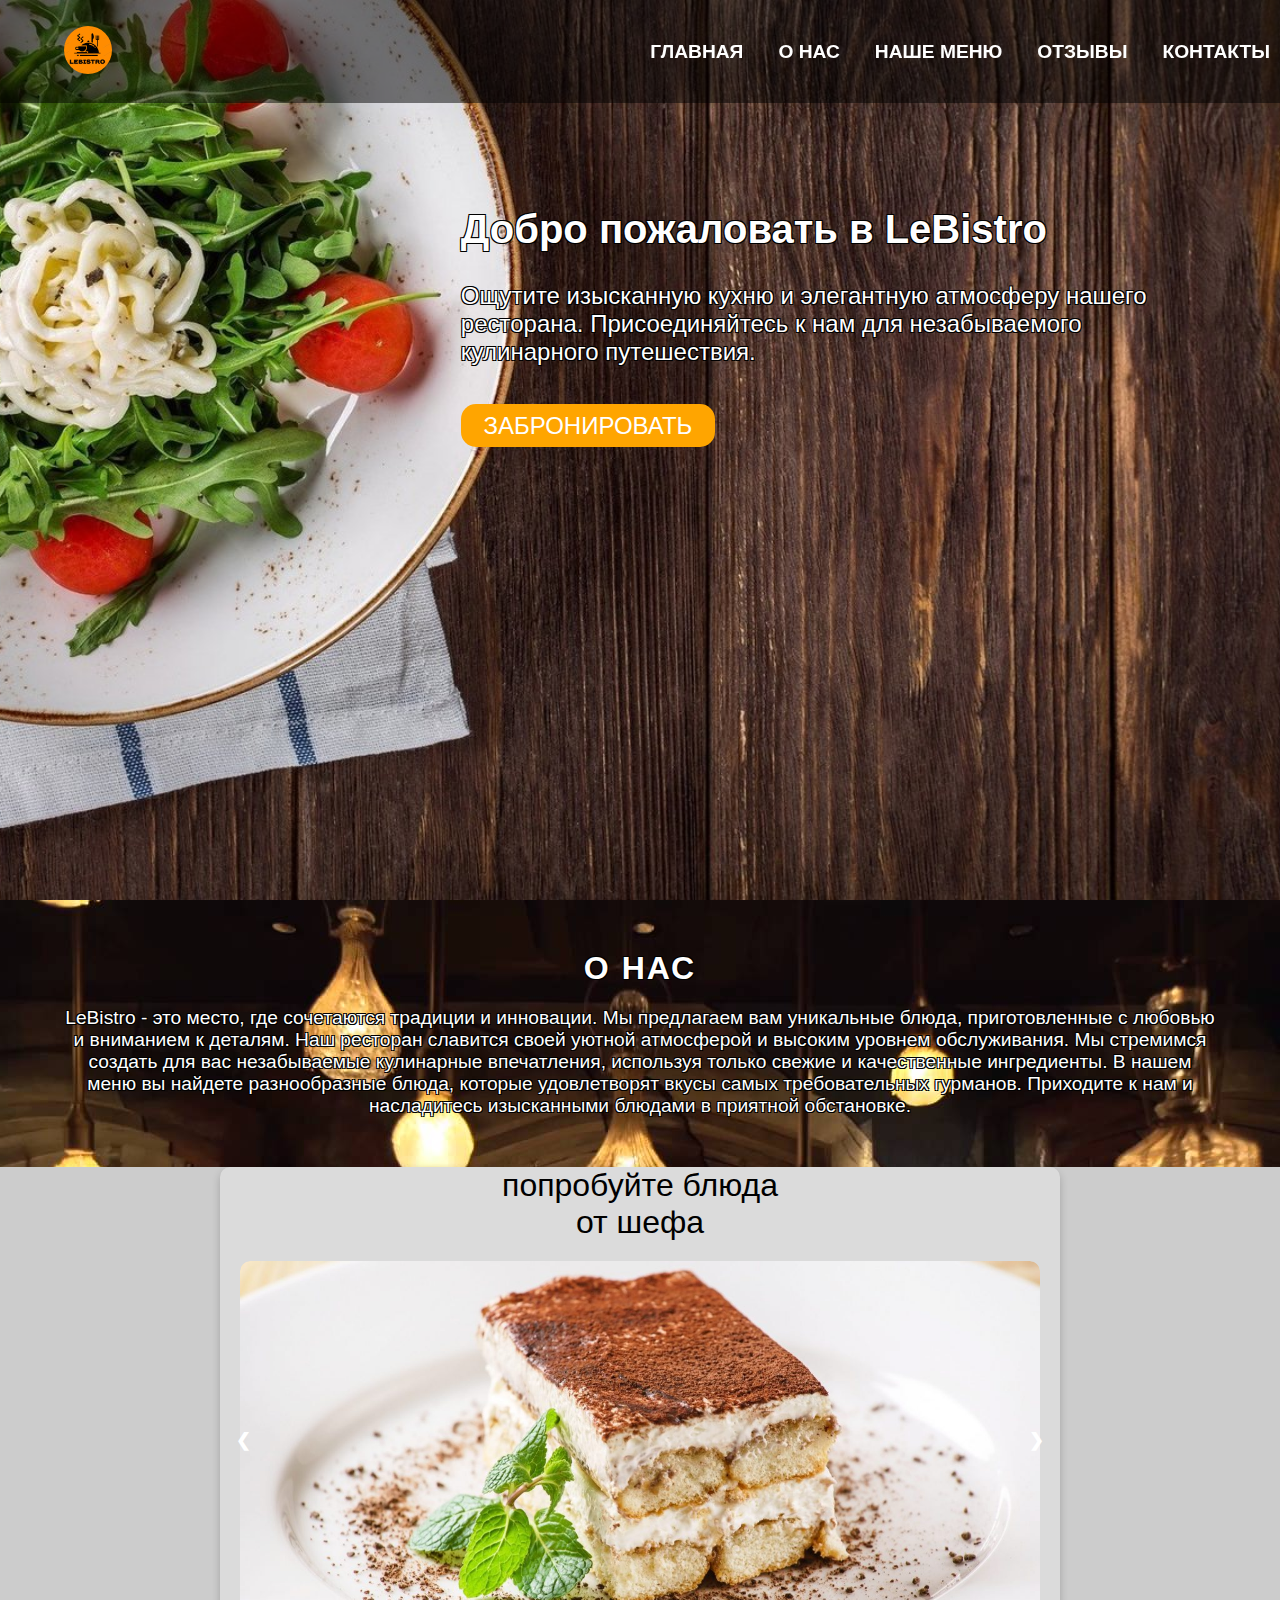
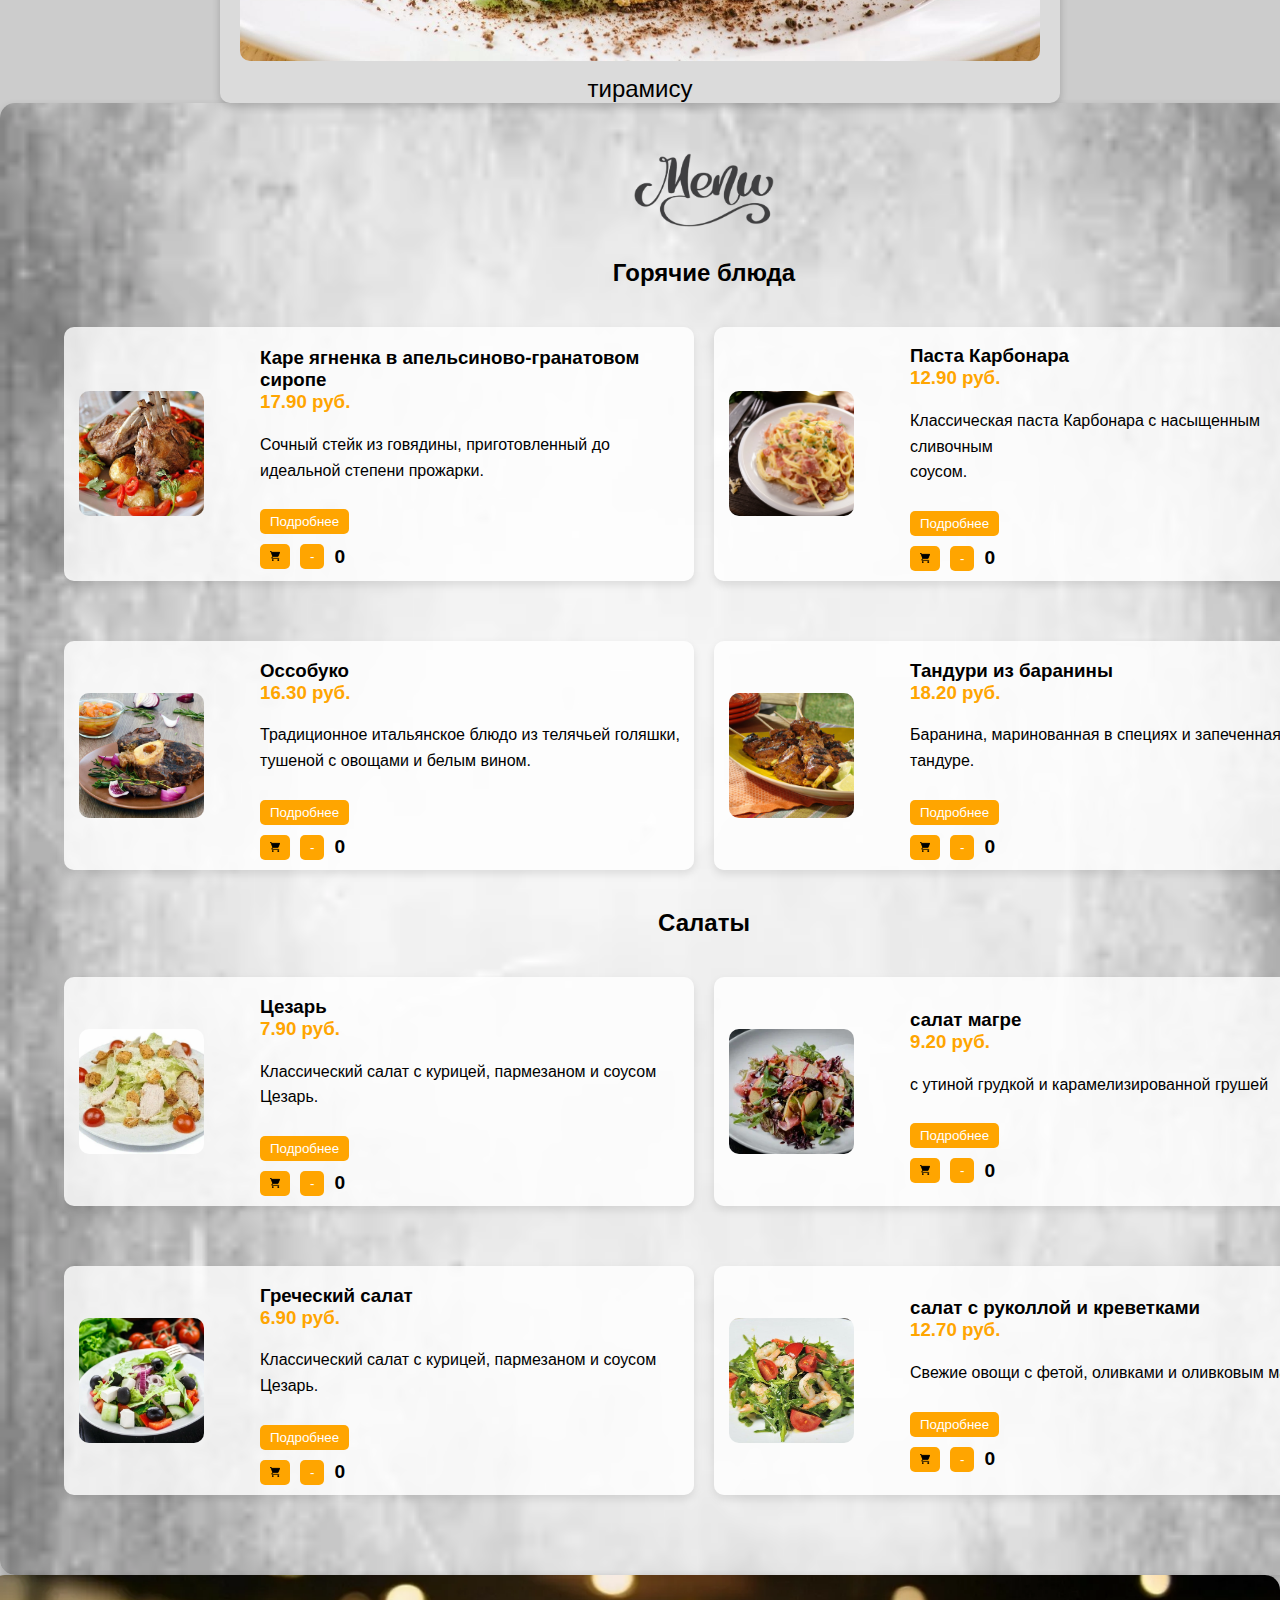
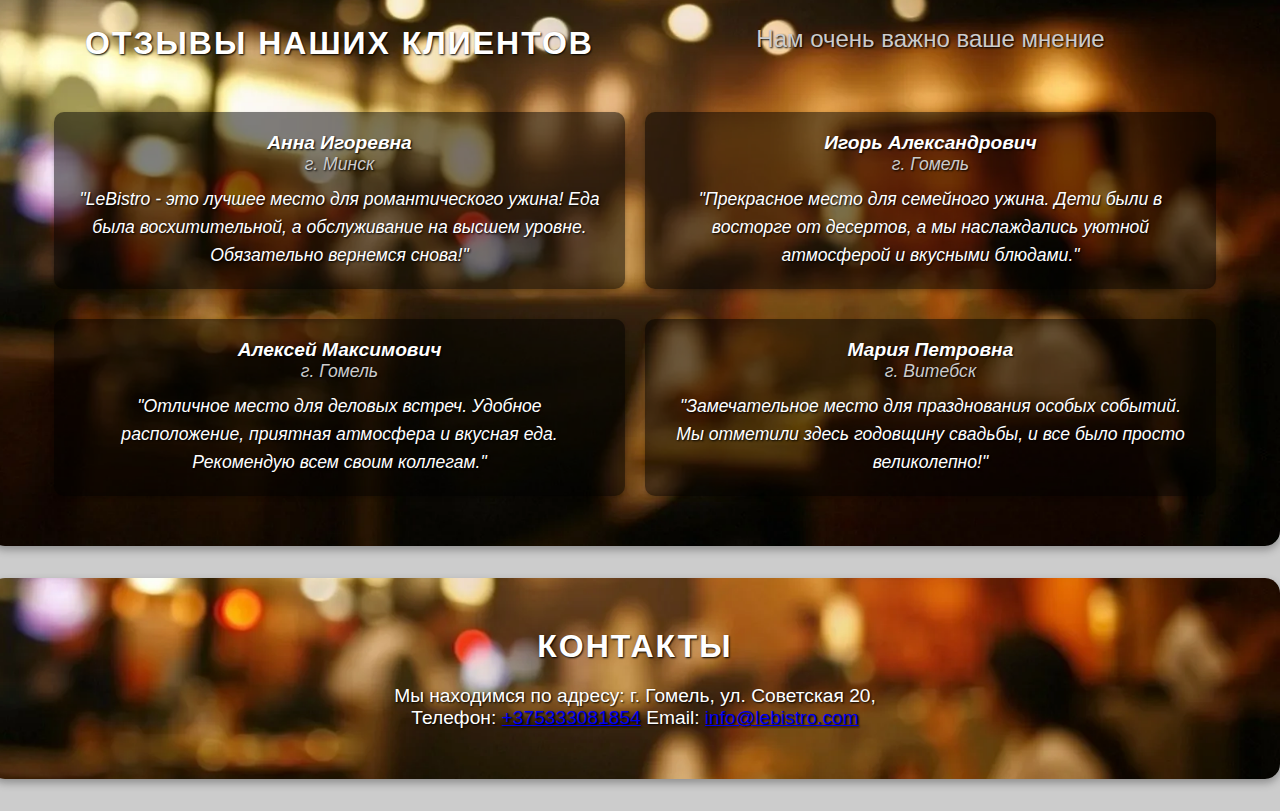
<file: index.html>
<!DOCTYPE html>
<html lang="ru">
<head>
    <meta charset="UTF-8">
    <meta name="viewport" content="width=device-width, initial-scale=1.0">
    <title>LeBistro</title>
    <link rel="stylesheet" href="styles.css">
</head>
<body>
    <header class="header">
        <div class="header-logo-nav">
            <div class="header-logo">
                <img src="img/logo.png" alt="Логотип LeBistro">
            </div>
            <div class="mobile-menu"> 
                <img class="menu-btn" src="icons/menu.svg" alt="">
                <nav class="right-side-nav">  
                    <div class="right-side-close-btn"> 
                        <img class="close-btn" src="icons/close.svg" alt="">
                    </div> 
                    <div class="nav-list">
                        <a href="#">Главная</a>
                        <a href="#about">О нас</a>
                        <a href="#menu">Наше меню</a>
                        <a href="#reviews">Отзывы</a>
                        <a href="#contacts">Контакты</a>
                    </div> 
                </nav> 
            </div> 
            <div class="header-nav desktop-menu "> 
                <a class="btn1" href="#">Главная</a>
                <a class="btn1" href="#about">О нас</a>
                <a class="btn1" href="#menu">Наше меню</a>
                <a class="btn1" href="#reviews">Отзывы</a>
                <a class="btn1" href="#contacts">Контакты</a> 
            </div> 
        </div>
        <div class="header-description">
            <div class="header-title">Добро пожаловать в LeBistro</div>
            <div class="header-text">Ощутите изысканную кухню и элегантную атмосферу нашего ресторана. Присоединяйтесь к нам для незабываемого кулинарного путешествия.</div>
            <button class="header-btn"><a href="boocking.html" class="header-link">Забронировать</a></button>


        </div>
    </header>

    <section id="about" class="section-about">
        <div class="section-title">О нас</div>
        <div class="section-content">
            LeBistro - это место, где сочетаются традиции и инновации. Мы предлагаем вам уникальные блюда, приготовленные с любовью и вниманием к деталям. Наш ресторан славится своей уютной атмосферой и высоким уровнем обслуживания. Мы стремимся создать для вас незабываемые кулинарные впечатления, используя только свежие и качественные ингредиенты. В нашем меню вы найдете разнообразные блюда, которые удовлетворят вкусы самых требовательных гурманов. Приходите к нам и насладитесь изысканными блюдами в приятной обстановке.
        </div>
    </section>
    

    <div class="slider-container">
        <div class="slider-title">попробуйте блюда <br>от шефа</div>
        <div class="slider">
            <div class="slide">
                <img src="img/Teramisu.jpg" alt="">
                <div class="slide-title">тирамису</div>
            </div>
            <div class="slide">
                <img src="img/steik.jpeg" alt="">
                <div class="slide-title">стейк из мраморной говядины</div>
            </div>
            <div class="slide">
                <img src="img/soup.webp" alt="">
                <div class="slide-title">тыквенный суп</div>
            </div>
            <div class="slide">
                <img src="img/Carbonara.webp" alt="">
                <div class="slide-title">Итальянская паста карбонара</div>
            </div>
            <div class="slide">
                <img src="img/sable.jpg" alt="">
                <div class="slide-title">Венское шоколадное сабле</div>
            </div>
            <div class="slide">
                <img src="img/osobyko.jpg" alt="">
                <div class="slide-title">Оссобуко из говядины</div>
            </div>
        </div>
        <a class="prev" onclick="changeSlide(-1)">&#10094;</a>
        <a class="next" onclick="changeSlide(1)">&#10095;</a>
    </div>
    
    
    



    <div id="menu" class="menu">
        <div class="menu-menu">
            <img src="img/menu-text.png" alt="">
        </div>
        <h2 class="menu-group-heading">
            Горячие блюда
        </h2>
        <div class="menu-group">
            <div class="menu-item">
                <img class="menu-item-image" src="img/steik.jpeg" alt="">
                <div class="menu-item-text">
                    <h3 class="menu-item-heading">
                        <span class="menu-item-name">Каре ягненка в апельсиново-гранатовом сиропе</span>
                        <span class="menu-item-price"><br>17.90 руб.</span>
                    </h3>
                    <p class="menu-item-description">
                        Сочный стейк из говядины, приготовленный до идеальной степени прожарки.
                    </p>
                    <button class="details-btn" onclick="toggleDetails(this)">Подробнее</button>
                    <div class="menu-item-details">
                        <p>говядина, соль, перец, оливковое масло.</p>
                        <p>Сочный стейк из говядины, приготовленный до идеальной степени прожарки.</p>
                    </div>
                    <div class="cart-controls">
                        <button class="cart-btn" onclick="addToCart(this)"><img src="icons/Cart.png" alt=""></button>
                        <button class="cart-btn" onclick="removeFromCart(this)">-</button>
                        <span class="cart-count">0</span>
                    </div>
                </div>
            </div>
            <div class="menu-item">
                <img class="menu-item-image" src="img/Carbonara.webp" alt="">
                <div class="menu-item-text">
                    <h3 class="menu-item-heading">
                        <span class="menu-item-name">Паста Карбонара</span>
                        <span class="menu-item-price"><br>12.90 руб.</span>
                    </h3>
                    <p class="menu-item-description">
                        Классическая паста Карбонара с насыщенным сливочным <br>соусом.
                    </p>
                    <button class="details-btn" onclick="toggleDetails(this)">Подробнее</button>
                    <div class="menu-item-details">
                        <p>паста, сливки, бекон, пармезан.</p>
                        <p>Классическая паста Карбонара с насыщенным сливочным соусом.</p>
                    </div>
                    <div class="cart-controls">
                        <button class="cart-btn" onclick="addToCart(this)"><img src="icons/Cart.png" alt=""></button>
                        <button class="cart-btn" onclick="removeFromCart(this)">-</button>
                        <span class="cart-count">0</span>
                    </div>
                </div>
            </div>


            <div class="menu-item">
                <img class="menu-item-image" src="img/osobyko.jpg" alt="">
                <div class="menu-item-text">
                    <h3 class="menu-item-heading">
                        <span class="menu-item-name">Оссобуко</span>
                        <span class="menu-item-price"><br>16.30 руб.</span>
                    </h3>
                    <p class="menu-item-description">
                        Традиционное итальянское блюдо из телячьей голяшки, тушеной с овощами и белым вином.
                    </p>
                    <button class="details-btn" onclick="toggleDetails(this)">Подробнее</button>
                    <div class="menu-item-details">
                        <p>телячья голяшка, морковь, сельдерей, лук, белое вино.</p>
                        <p>Традиционное итальянское блюдо из телячьей голяшки, тушеной с овощами и белым вином.</p>
                    </div>
                    <div class="cart-controls">
                        <button class="cart-btn" onclick="addToCart(this)"><img src="icons/Cart.png" alt=""></button>
                        <button class="cart-btn" onclick="removeFromCart(this)">-</button>
                        <span class="cart-count">0</span>
                    </div>
                </div>
            </div>
            
            <div class="menu-item">
                <img class="menu-item-image" src="img/tanduri.jpg" alt="">
                <div class="menu-item-text">
                    <h3 class="menu-item-heading">
                        <span class="menu-item-name">Тандури из баранины</span>
                        <span class="menu-item-price"><br>18.20 руб.</span>
                    </h3>
                    <p class="menu-item-description">
                        Баранина, маринованная в специях и запеченная в тандуре.
                    </p>
                    <button class="details-btn" onclick="toggleDetails(this)">Подробнее</button>
                    <div class="menu-item-details">
                        <p>баранина, йогурт, специи, лимонный сок.</p>
                        <p>Баранина, маринованная в специях и запеченная в тандуре.</p>
                    </div>
                    <div class="cart-controls">
                        <button class="cart-btn" onclick="addToCart(this)"><img src="icons/Cart.png" alt=""></button>
                        <button class="cart-btn" onclick="removeFromCart(this)">-</button>
                        <span class="cart-count">0</span>
                    </div>
                </div>
            </div>
            
            
            
        </div>
        <h2 class="menu-group-heading">
            Салаты
        </h2>
        <div class="menu-group">
            <div class="menu-item">
                <img class="menu-item-image" src="img/cezar.webp" alt="Цезарь">
                <div class="menu-item-text">
                    <h3 class="menu-item-heading">
                        <span class="menu-item-name">Цезарь</span>
                        <span class="menu-item-price"><br> 7.90 руб.</span>
                    </h3>
                    <p class="menu-item-description">
                        Классический салат с курицей, пармезаном и соусом Цезарь.
                    </p>
                    <button class="details-btn" onclick="toggleDetails(this)">Подробнее</button>
                    <div class="menu-item-details">
                        <p>курица, салат ромэн, пармезан, соус Цезарь.</p>
                        <p>Свежий салат с курицей и хрустящими крутонами.</p>
                    </div>
                    <div class="cart-controls">
                        <button class="cart-btn" onclick="addToCart(this)"><img src="icons/Cart.png" alt=""></button>
                        <button class="cart-btn" onclick="removeFromCart(this)">-</button>
                        <span class="cart-count">0</span>
                    </div>
                </div>
            </div>




            


            <div class="menu-item">
                <img class="menu-item-image" src="img/salat-magre.webp" alt="Цезарь">
                <div class="menu-item-text">
                    <h3 class="menu-item-heading">
                        <span class="menu-item-name">салат магре</span>
                        <span class="menu-item-price"><br>9.20 руб.</span>
                    </h3>
                    <p class="menu-item-description">
                        с утиной грудкой и карамелизированной грушей
                    </p>
                    <button class="details-btn" onclick="toggleDetails(this)">Подробнее</button>
                    <div class="menu-item-details">
                        <p>курица, салат ромэн, пармезан, соус Цезарь.</p>
                        <p> Свежий салат с курицей и хрустящими крутонами.</p>
                    </div>
                    <div class="cart-controls">
                        <button class="cart-btn" onclick="addToCart(this)"><img src="icons/Cart.png" alt=""></button>
                        <button class="cart-btn" onclick="removeFromCart(this)">-</button>
                        <span class="cart-count">0</span>
                    </div>
                </div>
            </div>




            <div class="menu-item">
                <img class="menu-item-image" src="img/salar-grecheski.jpg" alt="Цезарь">
                <div class="menu-item-text">
                    <h3 class="menu-item-heading">
                        <span class="menu-item-name">Греческий салат</span>
                        <span class="menu-item-price"><br>6.90 руб.</span>
                    </h3>
                    <p class="menu-item-description">
                        Классический салат с курицей, пармезаном и соусом Цезарь.
                    </p>
                    <button class="details-btn" onclick="toggleDetails(this)">Подробнее</button>
                    <div class="menu-item-details">
                        <p> курица, салат ромэн, пармезан, соус Цезарь.</p>
                        <p>Свежий салат с курицей и хрустящими крутонами.</p>
                    </div>
                    <div class="cart-controls">
                        <button class="cart-btn" onclick="addToCart(this)"><img src="icons/Cart.png" alt=""></button>
                        <button class="cart-btn" onclick="removeFromCart(this)">-</button>
                        <span class="cart-count">0</span>
                    </div>
                </div>
            </div>



            <div class="menu-item">
                <img class="menu-item-image" src="img/salat-rukola.jpg" alt="Греческий салат">
                <div class="menu-item-text">
                    <h3 class="menu-item-heading">
                        <span class="menu-item-name">салат с руколлой и креветками</span>
                        <span class="menu-item-price"><br>12.70 руб.</span>
                    </h3>
                    <p class="menu-item-description">
                        Свежие овощи с фетой, оливками и оливковым маслом.
                    </p>
                    <button class="details-btn" onclick="toggleDetails(this)">Подробнее</button>
                    <div class="menu-item-details">
                        <p>помидоры, огурцы, фета, оливки, оливковое масло.</p>
                        <p>Классический греческий салат с ароматными овощами и сыром фета.</p>
                    </div>
                    <div class="cart-controls">
                        <button class="cart-btn" onclick="addToCart(this)"><img src="icons/Cart.png" alt=""></button>
                        <button class="cart-btn" onclick="removeFromCart(this)">-</button>
                        <span class="cart-count">0</span>
                    </div>
                </div>
            </div>
            

        </div>
    </div>
    
    
    


    <section id="reviews" class="section-reviews">
        <div class="section-title">Отзывы наших клиентов</div>
        <div class="section-subtitle">Нам очень важно ваше мнение</div>
        <div class="review">
            <div class="review-name">Анна Игоревна</div>
            <div class="review-city">г. Минск</div>
            <div class="review-text">"LeBistro - это лучшее место для романтического ужина! Еда была восхитительной, а обслуживание на высшем уровне. Обязательно вернемся снова!"</div>
        </div>
        <div class="review">
            <div class="review-name">Игорь Александрович</div>
            <div class="review-city">г. Гомель</div>
            <div class="review-text">"Прекрасное место для семейного ужина. Дети были в восторге от десертов, а мы наслаждались уютной атмосферой и вкусными блюдами."</div>
        </div>
        <div class="review">
            <div class="review-name">Алексей Максимович</div>
            <div class="review-city">г. Гомель</div>
            <div class="review-text">"Отличное место для деловых встреч. Удобное расположение, приятная атмосфера и вкусная еда. Рекомендую всем своим коллегам."</div>
        </div>
        <div class="review">
            <div class="review-name">Мария Петровна</div>
            <div class="review-city">г. Витебск</div>
            <div class="review-text">"Замечательное место для празднования особых событий. Мы отметили здесь годовщину свадьбы, и все было просто великолепно!"</div>
        </div>
    </section>
    
    
    

    <section id="contacts" class="section-contacts">
        <div class="section-title">Контакты</div>
        <div class="section-content">Мы находимся по адресу: г. Гомель, ул. Советская 20, <br> Телефон:
            <a href="tel:+375333081854">+375333081854</a>
             Email: <a href="mailto:info@lebistro.com">info@lebistro.com</div>
    </section>

    <script src="script.js"></script>
</body>
</html>
</file>
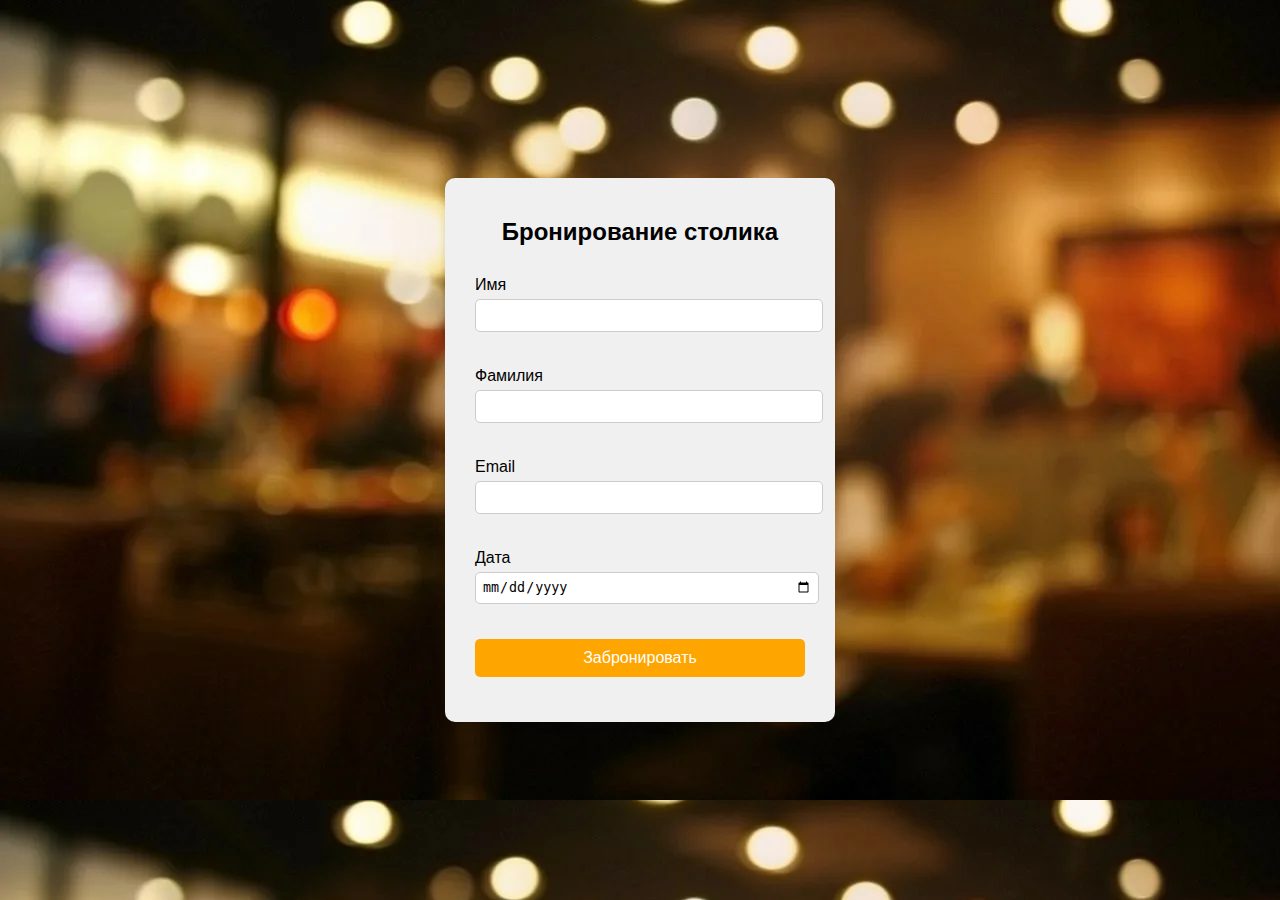
<file: boocking.html>
<!DOCTYPE html>
<html lang="ru">
<head>
    <meta charset="UTF-8">
    <meta name="viewport" content="width=device-width, initial-scale=1.0">
    <title>Бронирование столика</title>
    <style>
body {
    font-family: 'Segoe UI', Tahoma, Geneva, Verdana, sans-serif;
    background-image: url(img/bg-contacts.webp);
    margin: 0;
    padding: 0;
    display: flex;
    justify-content: center;
    align-items: center;
    height: 100vh;
    }

.reservation-form {
    background-color: rgb(240, 240, 240);
    padding: 20px;
    border-radius: 10px;
    box-shadow: 0 4px 8px rgba(0, 0, 0, 0.1);
    width: 350px; 
}


.reservation-form h2 {
    text-align: center;
    margin-bottom: 20px;
    }

.form-group {
    margin-bottom: 15px;
    padding: 10px;
    text-decoration: none;
    color: #000;
        }

.form-group label {
    display: block;
    margin-bottom: 5px;
        }

.form-group input {
    width: 100%;
    padding: 8px;
    border: 1px solid #ccc;
    border-radius: 5px;
        }

.form-group input[type="date"] {
    padding: 6px;
        }

.form-group button {
    width: 100%;
    padding: 10px;
    background-color: orange;
    color: white;
    border: none;
    border-radius: 5px;
    cursor: pointer;
    font-size: 16px;
    text-decoration: none; 
}

.form-group button a {
    color: white; 
    text-decoration: none; 
}

.form-group button:hover {
    background-color: darkorange;
}

    </style>
</head>
<body>
    <div class="reservation-form">
        <h2>Бронирование столика</h2>
        <form>
            <div class="form-group">
                <label for="first-name">Имя</label>
                <input type="text" id="first-name" name="first-name" required>
            </div>
            <div class="form-group">
                <label for="last-name">Фамилия</label>
                <input type="text" id="last-name" name="last-name" required>
            </div>
            <div class="form-group">
                <label for="email">Email</label>
                <input type="email" id="email" name="email" required>
            </div>
            <div class="form-group">
                <label for="date">Дата</label>
                <input type="date" id="date" name="date" required>
            </div>
            <div class="form-group">
                <button type="submit" class="reservation-btn"><a href="index.html" class="reservation-link">Забронировать</a></button>
            </div>
            
        </form>
    </div>
</body>
</html>
</file>
<file: styles.css>
body {
  box-sizing: border-box;
  padding: 0;
  margin: 0;
  font-family: 'Segoe UI', Tahoma, Geneva, Verdana, sans-serif;
  overflow-x: hidden;
  background-color: #ccc; }


.header {
  height: 100vh;
  background-image: url('img/bg.jpg');
  background-size: cover;
  background-position: center;
  background-repeat: no-repeat;
  position: relative;
  width: 100%;
}

.header-logo-nav {
  display: flex;
  align-items: center;
  justify-content: space-between;
  padding: 2% 5%;
  background-color: rgba(0, 0, 0, 0.5);
  
  position: fixed; 
  width: 100%;
  top: 0; 
  z-index: 1000; 
  height: 40px auto;
}

.header-logo img {
  height: 3rem;
  border-radius: 30px;
}

.mobile-menu { 
  position: fixed; 
  z-index: 2; 
  left: 50%; 
  top: 0; 
  width: 50%; 
  margin-left: -20px;
} 

.right-side-nav { 
  display: none; 
  background-color: rgba(0, 0, 0, 0.725); 
  position: relative; 
  height: 100vh; 
  padding: 20px; 
} 

.menu-btn { 
  width: 3rem; 
  height: 3rem; 
  cursor: pointer; 
  position: relative; 
  left: 75%; 
  top: 18px; 
  transition: 1s; 
  filter: invert(100%); 
  margin-bottom: 10px;
} 

.right-side-close-btn { 
  text-align: left; 
} 

.close-btn { 
  width: 2rem; 
  height: 2rem; 
  filter: invert(100%); 
} 

.link {
  text-decoration: none;
  text-transform: uppercase;
  color: white;
  font-weight: 600;
  padding-right: 20px;
  font-size: 1.6rem;
  transition: 0.3s;
}

.header-nav-hover {
  color: orange;
  transition: 0.3s;
}

.header-description {
  padding: 15% 5% 0 36%;
  text-align: left;
  background-color: transparent;
  border-radius: 15px;
  color: white;
  text-shadow: -1px -1px 0 #000, 1px -1px 0 #000, -1px 1px 0 #000, 1px 1px 0 #000;
}

.header-title {
  font-size: 2.5rem;
  font-weight: 700;
  padding: 2% 0;
}

.header-text {
  font-size: 1.5rem;
  padding: 2% 0 5%;
}

.header-btn {
  background-color: orange;
  color: white;
  border: none;
  font-size: 1.5rem;
  text-transform: uppercase;
  padding: 1% 3%;
  border-radius: 15px;
  cursor: pointer;
  transition: 0.3s;
  text-decoration: none; 
}

.header-btn:hover {
  background-color: darkorange;
}

.header-link {
  text-decoration: none; 
  color: white; 
}


.header-nav {
  display: flex;
  justify-content: center; 
  padding-right: 5%; 
  flex-wrap: nowrap; 
  gap: 15px;
}

.btn1 {
  text-decoration: none;
  text-transform: uppercase;
  color: white;
  font-weight: 600;
  padding: 5px 10px; 
  font-size: 1.2rem; 
  transition: 0.3s;
  border: none;
  border-radius: 15px;
}

.btn1:hover {
  color: orange; 
}

.nav-list a {
  display: block;
  text-align: center;
  margin: 10px 0;
  padding: 10px;
  background-color: rgba(255, 255, 255, 0.1); 
  border-radius: 10px; 
  transition: background-color 0.3s, color 0.3s;
  text-decoration: none; 
  color: white; 
}

.nav-list a:hover {
  background-color: orange; 
  color: white; 
}

.section-about {
  padding: 50px 5%;
  text-align: center;
  background-color: rgba(0, 0, 0, 0.5);
  color: white;
  text-shadow: -1px -1px 0 #000, 1px -1px 0 #000, -1px 1px 0 #000, 1px 1px 0 #000;

  background-image: url(img/bg-about.jpg);
}



.slider-container {
  position: relative;
  max-width: 800px;
  margin: auto;
  text-align: center;
  padding: 0 20px;
  background-color: #dbdbdb; 
  border-radius: 10px;
  box-shadow: 0 4px 8px rgba(0, 0, 0, 0.2);
  
}

.slider-title {
  font-size: 2rem;
  margin-bottom: 20px;
}

.slider {
  display: flex;
  overflow: hidden;
  border-radius: 10px;
}

.slide {
  min-width: 100%;
  transition: transform 0.5s ease-in-out;
}

.slide img {
  width: 100%;
  height: 400px; 
  object-fit: cover; 
  border-radius: 10px;
}

.slide-title {
  font-size: 1.5rem;
  margin-top: 10px;
}

.prev, .next {
  cursor: pointer;
  position: absolute;
  top: 50%;
  width: auto;
  padding: 16px;
  margin-top: -22px;
  color: white;
  font-weight: bold;
  font-size: 18px;
  transition: 0.6s ease;
  border-radius: 0 3px 3px 0;
  user-select: none;
}

.prev {
  left: 0; 
  border-radius: 3px 0 0 3px;
}

.next {
  right: 0;
  border-radius: 3px 0 0 3px;
}

.prev:hover, .next:hover {
  background-color: rgba(0, 0, 0, 0.8);
}





.container {
  max-width: 1200px;
  margin: 0 auto;
  padding: 1.5em;
}

.menu-menu img {
  display: block;
  margin: 0 auto;
  width: 100%;
  max-width: 140px;
  height: auto;

}

.menu-menu {
  text-align: center;
  margin-bottom: 2em;
}

.menu {
  font-family: "Inter", sans-serif;
  font-size: 14px;
  background-image: url(img/menu-bg.webp);
  background-size: cover;
  background-position: center;
  background-repeat: no-repeat;
  width: 100%;
  padding: 50px 5%;
  border-radius: 15px; 
  box-shadow: 0 4px 8px rgba(0, 0, 0, 0.2); 
  
}

.menu-group {
  margin-right: 0px;
  border: #000;
  margin-bottom: 10px;

  
   

}

.menu-item-price{
  color: orange;
}

.menu-item {
  display: flex;
  align-items: center; 
  border-right: none;
  border-left: none;
  margin-top: 20px;
  background-color: rgba(255, 255, 255, 0.8);
  border-radius: 10px; 
  box-shadow: 0 4px 8px rgba(0, 0, 0, 0.1); 
  
}

.menu-item-image {
  width: 125px;
  height: 125px;
  object-fit: cover;
  border-radius: 10px;
  margin-right: 15px;
}






.menu-item-details {
  display: none;
  margin-top: 10px;
  background-color: rgba(255, 255, 255, 0.1);
  padding: 10px;
  border-radius: 10px;

}

.details-btn {
  margin-top: 10px;
  background-color: orange;
  color: white;
  border: none;
  padding: 5px 10px;
  border-radius: 5px;
  cursor: pointer;
}

.details-btn:hover {
  background-color: darkorange;
}

.menu-item-details {
  display: none;
  margin-top: 10px;
  background-image: url(img/white.jpg);
  padding: 10px;
  border-radius: 10px; 
  border: 1px solid black;
  position: absolute;
  z-index: 1; 
  color: rgb(0, 0, 0);
  box-shadow: 0 4px 8px rgba(0, 0, 0, 0.2); 
  border-radius: 10px; 
  border: 1px solid black;
}

.cart-controls {
  display: flex;
  align-items: center;
  margin-top: 10px;
}

.cart-btn {
  background-color: orange;
  color: white;
  border: none;
  padding: 5px 10px;
  border-radius: 5px;
  cursor: pointer;
  margin-right: 10px;
}

.cart-btn:hover {
  background-color: darkorange;
}

.cart-count {
  font-size: 1.2rem;
  font-weight: bold;
}

@media screen and (min-width: 992px) {
  .menu-group {
    display: grid;
    grid-template-columns: repeat(2, 1fr);
    gap: 20px;
  }

  .menu-item {
    margin-bottom: 20px;
  }
}

.menu-item-text {
  padding-left: 2em; 
}

.menu-item-price {
  margin-right: 40px;
}

.menu-item-image {
  width: 80px;
  height: 80px;
  flex-shrink: 0;
  object-fit: cover;
  margin-right: 1.5em;
  margin-left: 15px;
  border-radius: 10px;
}


.menu-item{
  margin-bottom: 20px;
}



.menu-group-heading {
  text-align: center;
}




.menu-item-name {
  margin-right: 1.5em;
}

.menu-item-description {
  line-height: 1.6;
}






@media screen and (min-width: 992px) {
  .menu {
    font-size: 16px;
  }

  .menu-group {
    grid-template-columns: repeat(2, 1fr);
  }

  .menu-item-image {
    width: 125px;
    height: 125px;
  }
}




.menu-item-details {
  display: none;
  margin-top: 10px;
  background-color: rgba(255, 255, 255, 0.1);
  padding: 10px;
  border-radius: 10px;
  margin: 20px;
  margin-right: 100px;
}

.details-btn {
  margin-top: 10px;
  background-color: orange;
  color: white;
  border: none;
  padding: 5px 10px;
  border-radius: 5px;
  cursor: pointer;

}

.details-btn:hover {
  background-color: darkorange;
}



.cart-btn img{
  width: 10px;
  height: 10px;
}



.cart-controls {
  display: flex;
  align-items: center;
  margin-top: 10px;
  margin-bottom: 10px;

}

.cart-btn {
  background-color: orange;
  color: white;
  border: none;
  padding: 5px 10px;
  border-radius: 5px;
  cursor: pointer;
  margin-right: 10px;
}

.cart-btn:hover {
  background-color: darkorange;
}

.cart-count {
  font-size: 1.2rem;
  font-weight: bold;
}


.section-reviews ,.section-contacts{
  padding: 50px 5%;
  text-align: center;
  background-color: rgba(0, 0, 0, 0.7);
  color: white;
  text-shadow: 1px 1px 2px #000;
  background-image: url('img/bg-contacts.webp');
  background-size: cover;
  background-position: center;
  background-repeat: no-repeat;
  margin-bottom: 2em;
  border-radius: 15px; 
  box-shadow: 0 4px 8px rgba(0, 0, 0, 0.3);
  margin-left: -10px; 
  overflow: hidden; 
}

.section-title {
  font-size: 2.5rem;
  font-weight: 700;
  margin-bottom: 10px;
  text-transform: uppercase; 
  letter-spacing: 2px; 
}

.section-subtitle {
  font-size: 1.5rem;
  margin-bottom: 20px;
  color: #ccc;
}

.review {
  margin-top: 20px;
  font-size: 1.1rem;
  background-color: rgba(0, 0, 0, 0.497);
  padding: 20px;
  border-radius: 10px;
  margin-bottom: 20px;
  box-shadow: 0 2px 4px rgba(0, 0, 0, 0.2); 
}

.review-name {
  font-weight: bold;
  font-size: 1.2rem;
}

.review-city {
  font-style: italic;
  color: #ccc;
  margin-bottom: 10px;
}

.review-text {
  line-height: 1.6;
}

@media screen and (min-width: 992px) {
  .section-reviews {
    display: grid;
    grid-template-columns: repeat(2, 1fr);
    gap: 20px;
  }

  .review {
    margin-bottom: 0;
  }
}

.review-name {
  font-weight: bold;
  font-size: 1.2rem;
}

.review-city {
  font-style: italic;
  color: #ccc;
  margin-bottom: 10px;
}

.review-text {
  line-height: 1.6;
}

@media screen and (min-width: 992px) {
  .section-reviews {
    display: grid;
    grid-template-columns: repeat(2, 1fr);
    gap: 20px;
  }

  .review {
    margin-bottom: 0;
  }
}



.section-title {
  font-size: 2rem;
  font-weight: 700;
  margin-bottom: 20px;

}

.section-content {
  font-size: 1.2rem;
}

.review {
  margin-top: 10px;
  font-style: italic;
}

@media (max-width: 768px) {
  .desktop-menu {
    display: none;
  }
}

@media (min-width: 767px) {
  .mobile-menu {
    display: none;
  }
}
</file>
